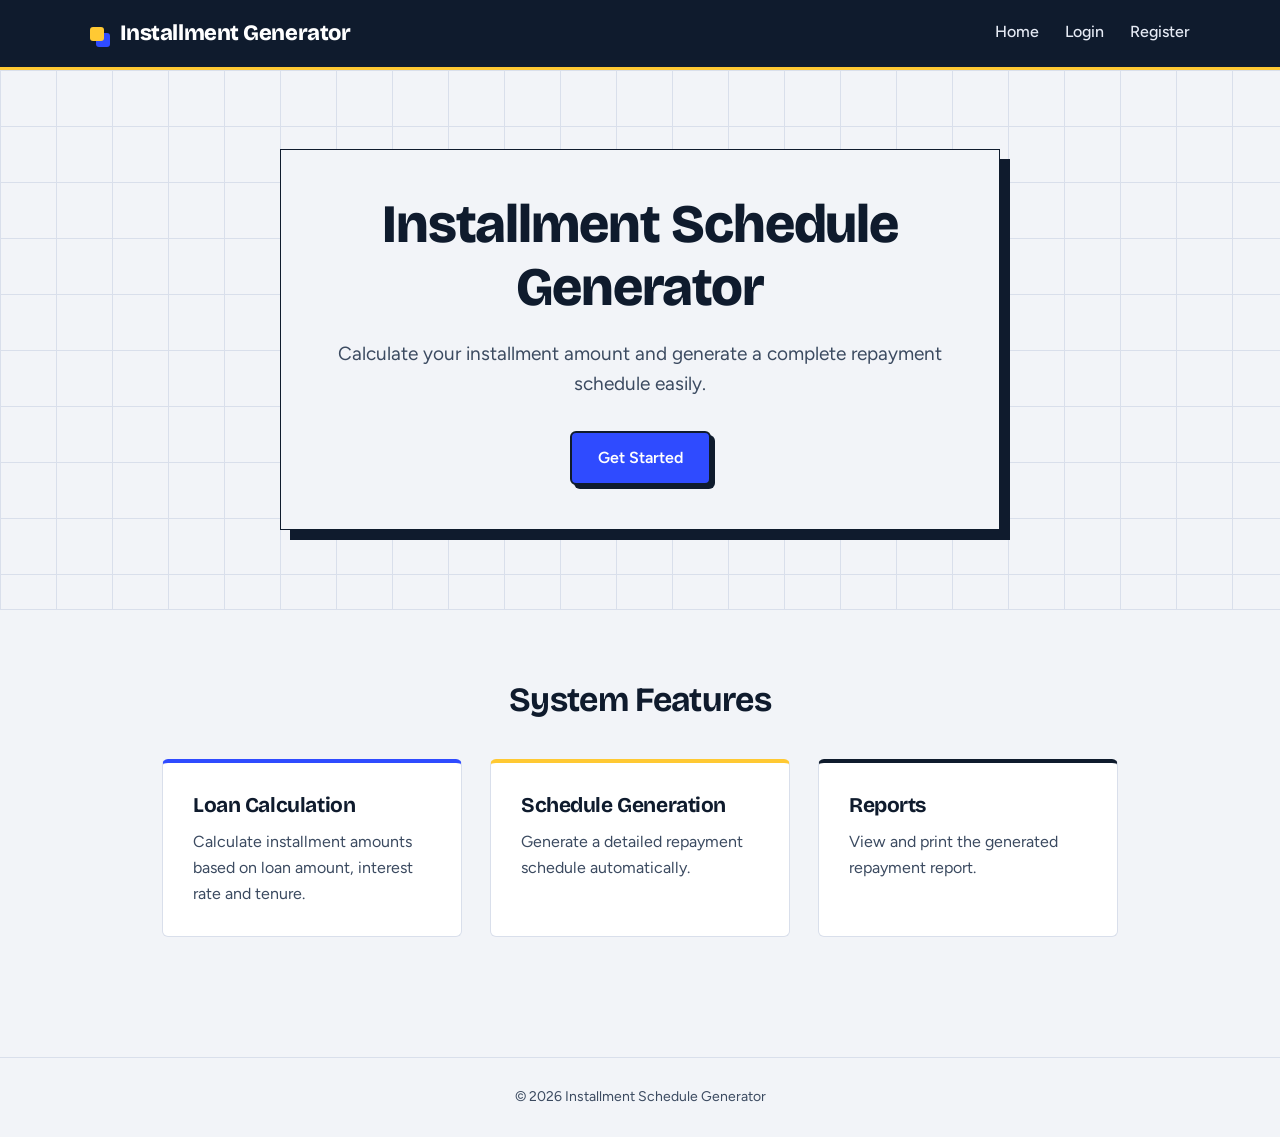
<file: index.html>
<!DOCTYPE html>
<html lang="en">
<head>
    <meta charset="UTF-8">
    <meta name="viewport" content="width=device-width, initial-scale=1.0">
    <title>Installment Schedule Generator</title>
    <link rel="stylesheet" href="css/style.css">
</head>

<body>

<header class="navbar">
    <div class="logo">Installment Generator</div>

    <nav>
        <a href="index.html">Home</a>
        <a href="dashboard.html" data-user-only hidden>Dashboard</a>
        <a href="login.html" data-guest-only>Login</a>
        <a href="register.html" data-guest-only>Register</a>
    </nav>
</header>

<section class="hero">

    <div class="hero-content">

        <h1>Installment Schedule Generator</h1>

        <p>
            Calculate your installment amount and generate
            a complete repayment schedule easily.
        </p>

        <a href="login.html" class="btn">
            Get Started
        </a>

    </div>

</section>

<section class="features">

    <h2>System Features</h2>

    <div class="feature-container">

        <div class="feature-card">
            <h3>Loan Calculation</h3>
            <p>
                Calculate installment amounts based on
                loan amount, interest rate and tenure.
            </p>
        </div>

        <div class="feature-card">
            <h3>Schedule Generation</h3>
            <p>
                Generate a detailed repayment schedule
                automatically.
            </p>
        </div>

        <div class="feature-card">
            <h3>Reports</h3>
            <p>
                View and print the generated repayment report.
            </p>
        </div>

    </div>

</section>

<footer>
    <p>© 2026 Installment Schedule Generator</p>
</footer>

<script src="js/api-config.js"></script>
    <script src="js/main.js"></script>

</body>
</html>
</file>
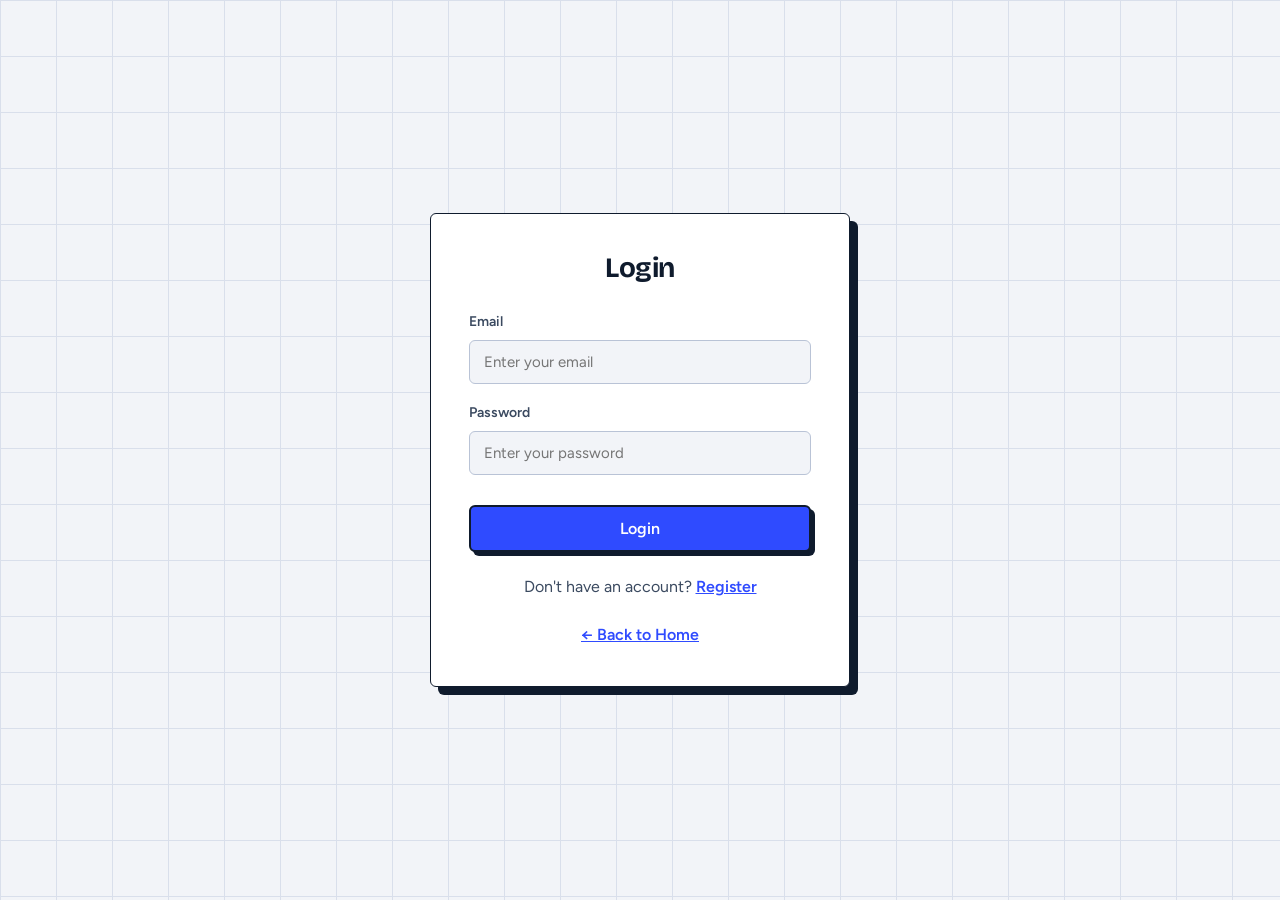
<file: admin.html>
<!DOCTYPE html>
<html lang="en">

<head>
    <meta charset="UTF-8">
    <meta name="viewport" content="width=device-width, initial-scale=1.0">

    <title>Admin Panel</title>

    <link rel="stylesheet" href="css/style.css">
</head>

<body data-protected="true" data-admin="true">

<header class="navbar">

    <div class="logo">
        Installment Generator
    </div>

    <nav>
        <a href="dashboard.html">Dashboard</a>
        <a href="loan.html">New Schedule</a>
        <span class="nav-user" id="userName"></span>
        <a href="#" data-logout>Logout</a>
    </nav>

</header>

<section class="dashboard">

    <h1>Admin Panel</h1>

    <p>Manage users and stored loan records.</p>

    <p id="pageMessage" class="msg" role="alert" hidden></p>

    <div id="stats" class="summary"></div>

    <h2 class="section-title">Users</h2>

    <div class="table-container">
        <table>
            <thead>
                <tr>
                    <th>ID</th>
                    <th>Name</th>
                    <th>Email</th>
                    <th>Role</th>
                    <th>Schedules</th>
                    <th>Joined</th>
                    <th>Actions</th>
                </tr>
            </thead>
            <tbody id="usersBody"></tbody>
        </table>
    </div>

    <h2 class="section-title">All Saved Schedules</h2>

    <p id="loansEmpty" class="empty" hidden>No schedules have been saved yet.</p>

    <div class="table-container">
        <table>
            <thead>
                <tr>
                    <th>ID</th>
                    <th>User</th>
                    <th>Principal</th>
                    <th>Rate</th>
                    <th>Tenure</th>
                    <th>Frequency</th>
                    <th>Installment</th>
                    <th>Actions</th>
                </tr>
            </thead>
            <tbody id="loansBody"></tbody>
        </table>
    </div>

</section>

<script src="js/api-config.js"></script>
    <script src="js/main.js"></script>
<script src="js/admin.js"></script>

</body>
</html>
</file>
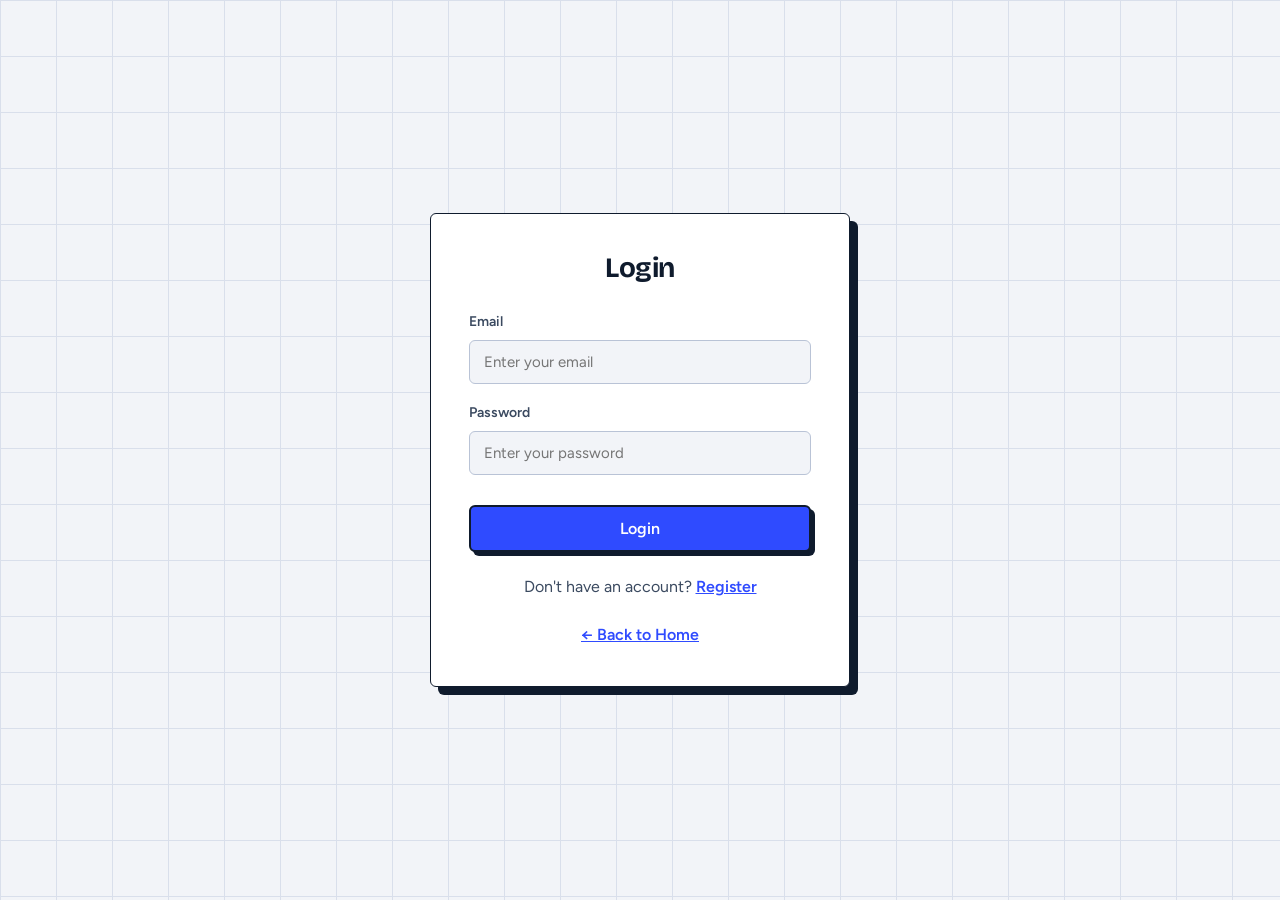
<file: dashboard.html>
<!DOCTYPE html>
<html lang="en">

<head>
    <meta charset="UTF-8">
    <meta name="viewport" content="width=device-width, initial-scale=1.0">

    <title>Dashboard</title>

    <link rel="stylesheet" href="css/style.css">
</head>

<body data-protected="true">

<header class="navbar">

    <div class="logo">
        Installment Generator
    </div>

    <nav>
        <a href="dashboard.html">Dashboard</a>
        <a href="loan.html">New Schedule</a>
        <a href="admin.html" data-admin-only hidden>Admin</a>
        <span class="nav-user" id="userName"></span>
        <a href="#" data-logout>Logout</a>
    </nav>

</header>

<section class="dashboard">

    <h1>Welcome to Dashboard</h1>

    <p>
        Generate and manage your installment schedules.
    </p>

    <div class="dashboard-cards">

        <div class="dashboard-card">

            <h2>Generate Schedule</h2>

            <p>
                Enter loan details and calculate your
                installment schedule.
            </p>

            <a href="loan.html" class="btn">
                Create Schedule
            </a>

        </div>

        <div class="dashboard-card">

            <h2>View Report</h2>

            <p>
                Open, print or download any of your previously generated schedules.
            </p>

            <a href="#saved" class="btn">
                View Saved Schedules
            </a>

        </div>

    </div>

</section>

<section class="dashboard saved" id="saved">

    <h2>Saved Schedules</h2>

    <p id="pageMessage" class="msg" role="alert" hidden></p>

    <p id="savedEmpty" class="empty" hidden>
        You have no saved schedules yet. <a href="loan.html">Create your first one.</a>
    </p>

    <div class="table-container" id="savedTable" hidden>
        <table>
            <thead>
                <tr>
                    <th>ID</th>
                    <th>Created</th>
                    <th>Principal</th>
                    <th>Rate</th>
                    <th>Tenure</th>
                    <th>Frequency</th>
                    <th>Installment</th>
                    <th>Total Interest</th>
                    <th>Actions</th>
                </tr>
            </thead>
            <tbody id="savedBody"></tbody>
        </table>
    </div>

</section>

<script src="js/api-config.js"></script>
    <script src="js/main.js"></script>
<script src="js/dashboard.js"></script>

</body>
</html>
</file>
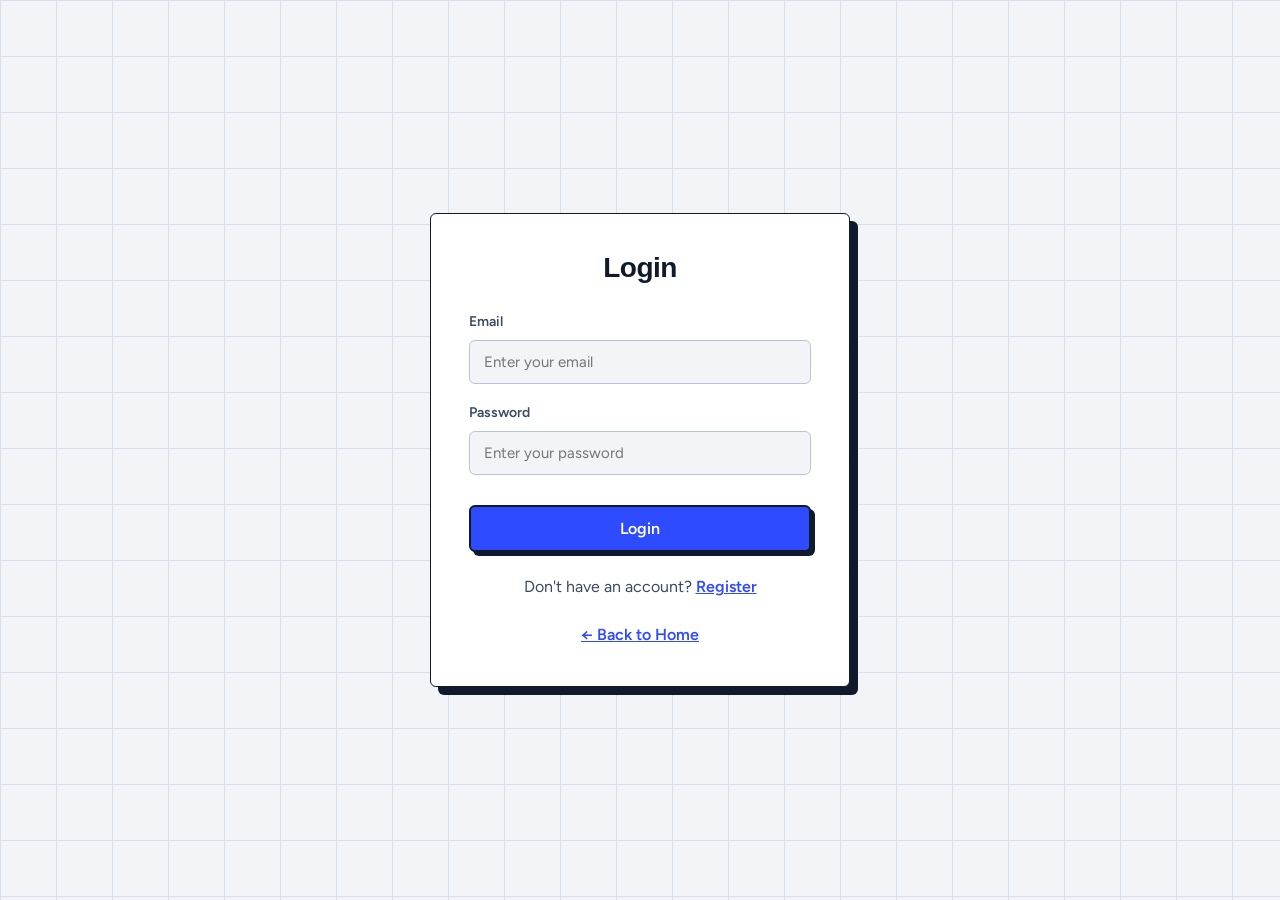
<file: loan.html>
<!DOCTYPE html>
<html lang="en">

<head>

    <meta charset="UTF-8">
    <meta name="viewport" content="width=device-width, initial-scale=1.0">

    <title>Loan Details</title>

    <link rel="stylesheet" href="css/style.css">

</head>

<body data-protected="true">

<header class="navbar">

    <div class="logo">
        Installment Generator
    </div>

    <nav>
        <a href="dashboard.html">Dashboard</a>
        <span class="nav-user" id="userName"></span>
        <a href="#" data-logout>Logout</a>
    </nav>

</header>

<div class="form-container">

    <div class="form-box">

        <h1>Enter Loan Details</h1>

        <p id="loanMessage" class="msg" role="alert" hidden></p>

        <form id="loanForm">

            <label for="principal">
                Principal Amount
            </label>

            <input
                type="number"
                id="principal"
                min="100"
                max="1000000000"
                step="0.01"
                placeholder="Enter loan amount"
                required
            >

            <label for="interest">
                Annual Interest Rate (%)
            </label>

            <input
                type="number"
                id="interest"
                min="0"
                max="100"
                step="0.01"
                placeholder="Enter interest rate"
                required
            >

            <label for="tenure">
                Loan Tenure (Months)
            </label>

            <input
                type="number"
                id="tenure"
                min="1"
                max="600"
                step="1"
                placeholder="Enter tenure"
                required
            >

            <label for="frequency">
                Installment Frequency
            </label>

            <select id="frequency" required>

                <option value="">
                    Select Frequency
                </option>

                <option value="monthly">
                    Monthly
                </option>

                <option value="weekly">
                    Weekly
                </option>

                <option value="quarterly">
                    Quarterly
                </option>

                <option value="yearly">
                    Yearly
                </option>

            </select>

            <small id="frequencyHint" class="hint"></small>

            <label for="startDate">
                Starting Date
            </label>

            <input
                type="date"
                id="startDate"
                required
            >

            <button type="submit" class="btn">
                Generate Schedule
            </button>

        </form>

    </div>

</div>

<footer>
    <p>© 2026 Installment Schedule Generator</p>
</footer>

<script src="js/api-config.js"></script>
    <script src="js/main.js"></script>
<script src="js/loan.js"></script>

</body>
</html>
</file>
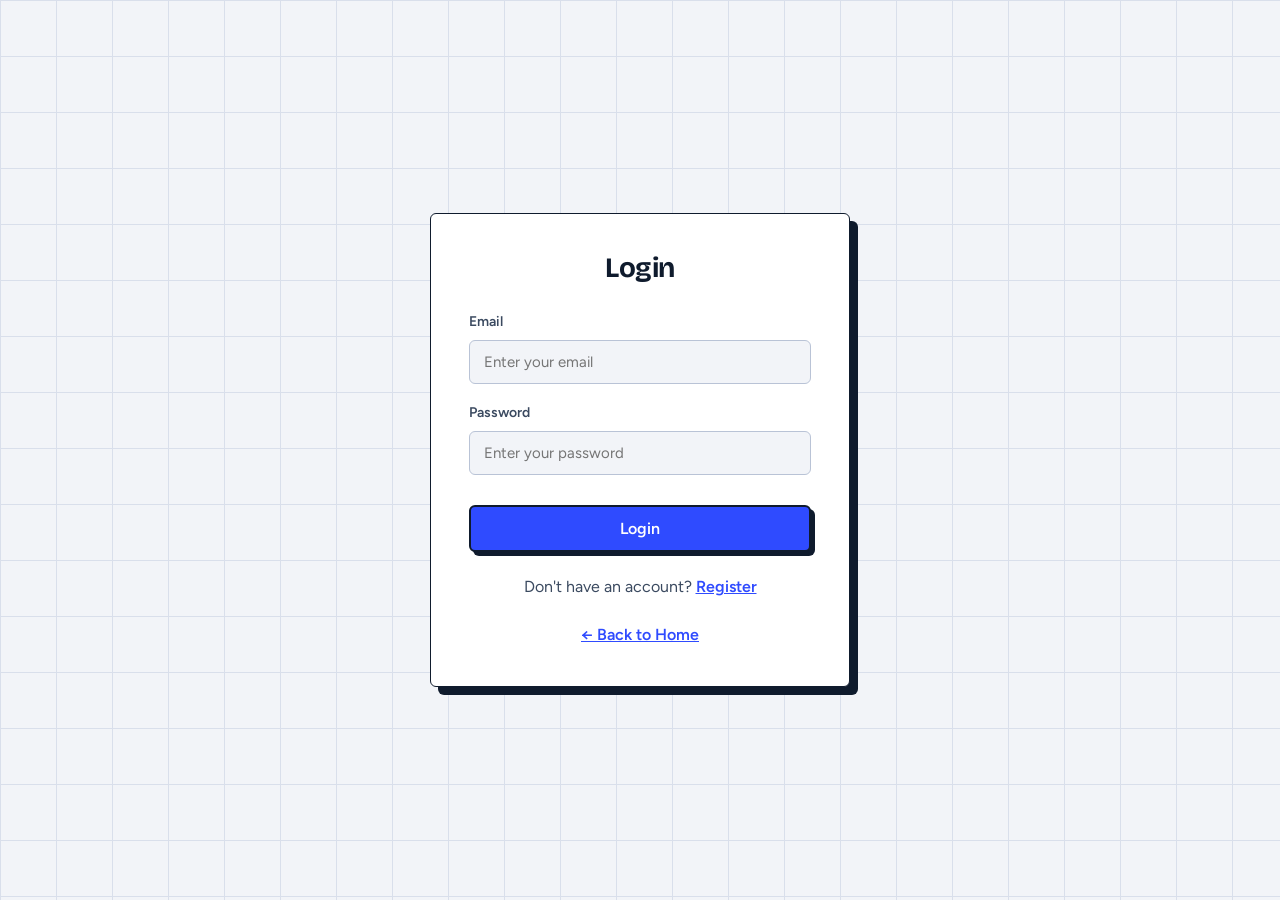
<file: login.html>
<!DOCTYPE html>
<html lang="en">

<head>
    <meta charset="UTF-8">
    <meta name="viewport" content="width=device-width, initial-scale=1.0">

    <title>Login - Installment Schedule Generator</title>

    <link rel="stylesheet" href="css/style.css">
</head>

<body data-guest="true">

    <div class="auth-container">

        <div class="auth-box">

            <h2>Login</h2>

            <p id="loginMessage" class="msg" role="alert" hidden></p>

            <form id="loginForm">

                <label for="loginEmail">
                    Email
                </label>

                <input
                    type="email"
                    id="loginEmail"
                    name="email"
                    placeholder="Enter your email"
                    required
                >

                <label for="loginPassword">
                    Password
                </label>

                <input
                    type="password"
                    id="loginPassword"
                    name="password"
                    placeholder="Enter your password"
                    required
                >

                <button
                    type="submit"
                    class="btn">
                    Login
                </button>

            </form>

            <p>
                Don't have an account?
                <a href="register.html">Register</a>
            </p>

            <p>
                <a href="index.html">
                    ← Back to Home
                </a>
            </p>

        </div>

    </div>


    <!-- JavaScript -->

    <script src="js/api-config.js"></script>
    <script src="js/main.js"></script>
    <script src="js/auth.js"></script>

</body>

</html>
</file>
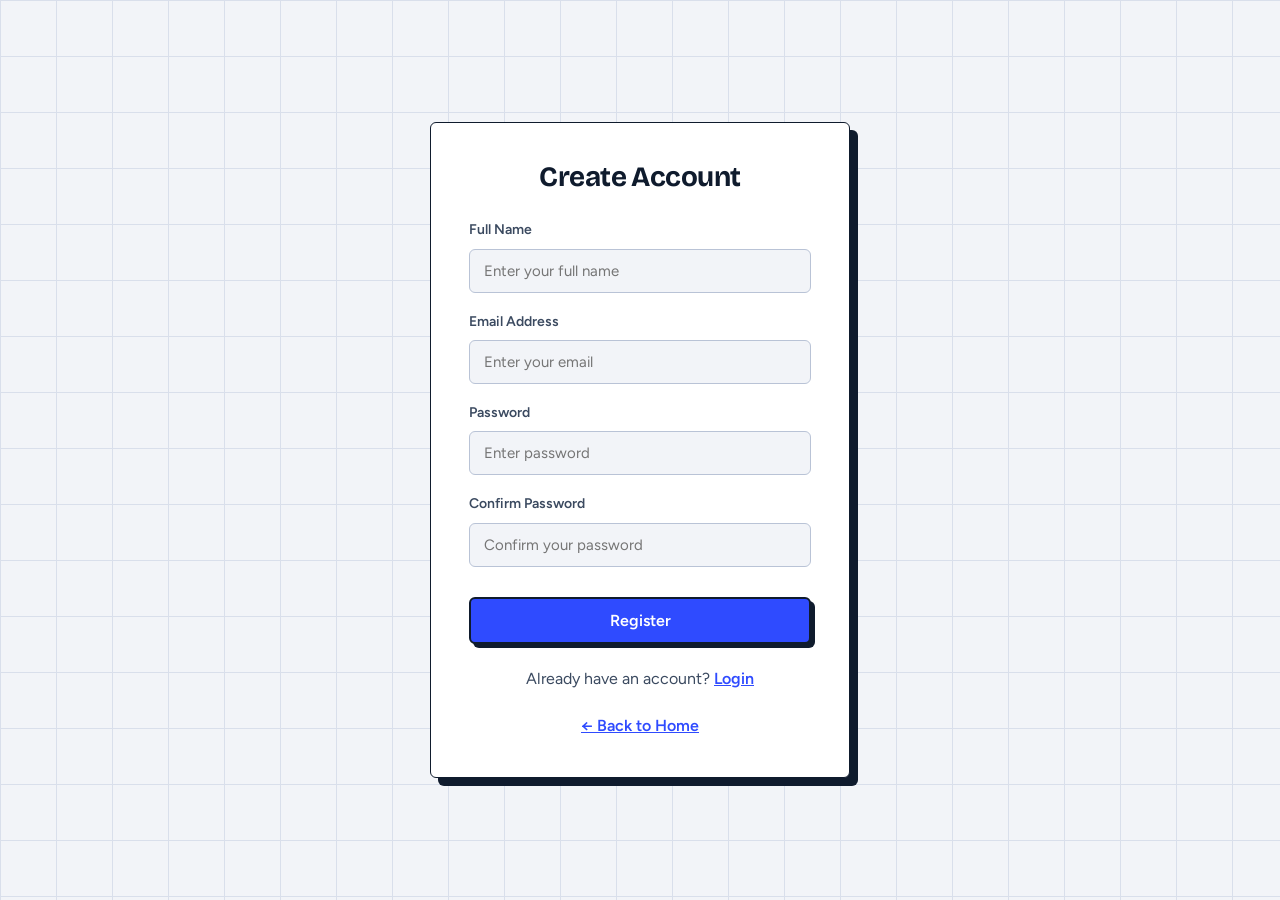
<file: register.html>
<!DOCTYPE html>
<html lang="en">

<head>
    <meta charset="UTF-8">
    <meta name="viewport" content="width=device-width, initial-scale=1.0">

    <title>Register - Installment Schedule Generator</title>

    <link rel="stylesheet" href="css/style.css">
</head>

<body data-guest="true">

    <div class="auth-container">

        <div class="auth-box">

            <h2>Create Account</h2>

            <p id="formMessage" class="msg" role="alert" hidden></p>

            <form id="registerForm">

                <!-- Full Name -->
                <label for="name">
                    Full Name
                </label>

                <input
                    type="text"
                    id="name"
                    name="name"
                    placeholder="Enter your full name"
                    required
                >


                <!-- Email -->
                <label for="email">
                    Email Address
                </label>

                <input
                    type="email"
                    id="email"
                    name="email"
                    placeholder="Enter your email"
                    required
                >


                <!-- Password -->
                <label for="password">
                    Password
                </label>

                <input
                    type="password"
                    id="password"
                    name="password"
                    placeholder="Enter password"
                    minlength="6"
                    required
                >


                <!-- Confirm Password -->
                <label for="confirmPassword">
                    Confirm Password
                </label>

                <input
                    type="password"
                    id="confirmPassword"
                    name="confirmPassword"
                    placeholder="Confirm your password"
                    minlength="6"
                    required
                >


                <!-- Register Button -->
                <button
                    type="submit"
                    class="btn">
                    Register
                </button>

            </form>


            <!-- Login Link -->

            <p>
                Already have an account?
                <a href="login.html">
                    Login
                </a>
            </p>


            <!-- Home Link -->

            <p>
                <a href="index.html">
                    ← Back to Home
                </a>
            </p>

        </div>

    </div>


    <!-- JavaScript -->

    <script src="js/api-config.js"></script>
    <script src="js/main.js"></script>
    <script src="js/auth.js"></script>

</body>

</html>
</file>
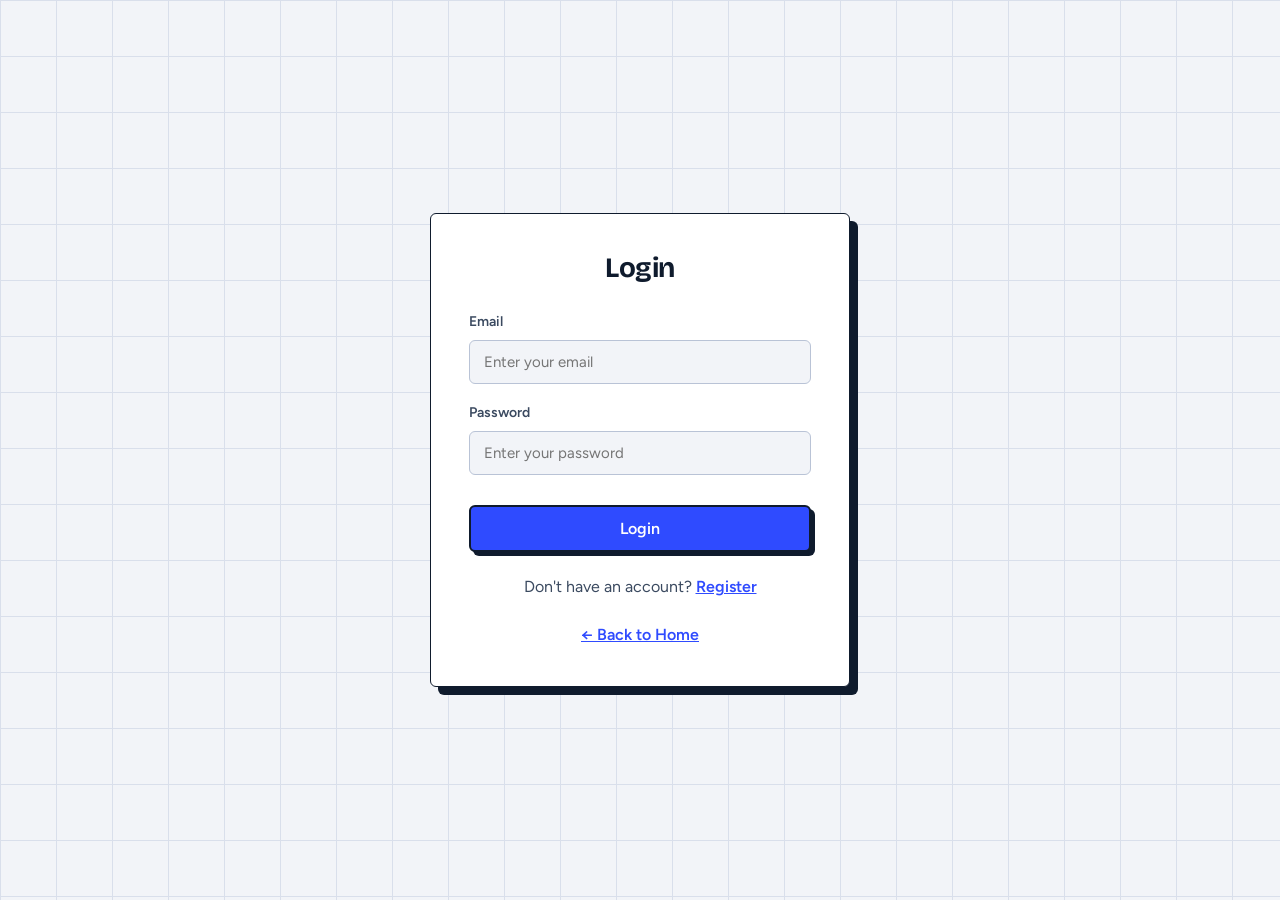
<file: report.html>
<!DOCTYPE html>
<html lang="en">

<head>

    <meta charset="UTF-8">
    <meta name="viewport" content="width=device-width, initial-scale=1.0">

    <title>Repayment Report</title>

    <link rel="stylesheet" href="css/style.css">

</head>

<body data-protected="true">

<div class="report">

    <h1>Installment Repayment Report</h1>

    <p id="pageMessage" class="msg" role="alert" hidden></p>

    <div id="reportDetails"></div>

    <div class="toolbar">
        <button type="button" data-print class="btn">
            Print Report
        </button>
        <button type="button" data-download-csv class="btn">
            Download CSV
        </button>
        <a href="dashboard.html#saved" class="btn">
            Back to Dashboard
        </a>
    </div>

</div>

<script src="js/api-config.js"></script>
    <script src="js/main.js"></script>
<script src="js/schedule.js"></script>

</body>
</html>
</file>
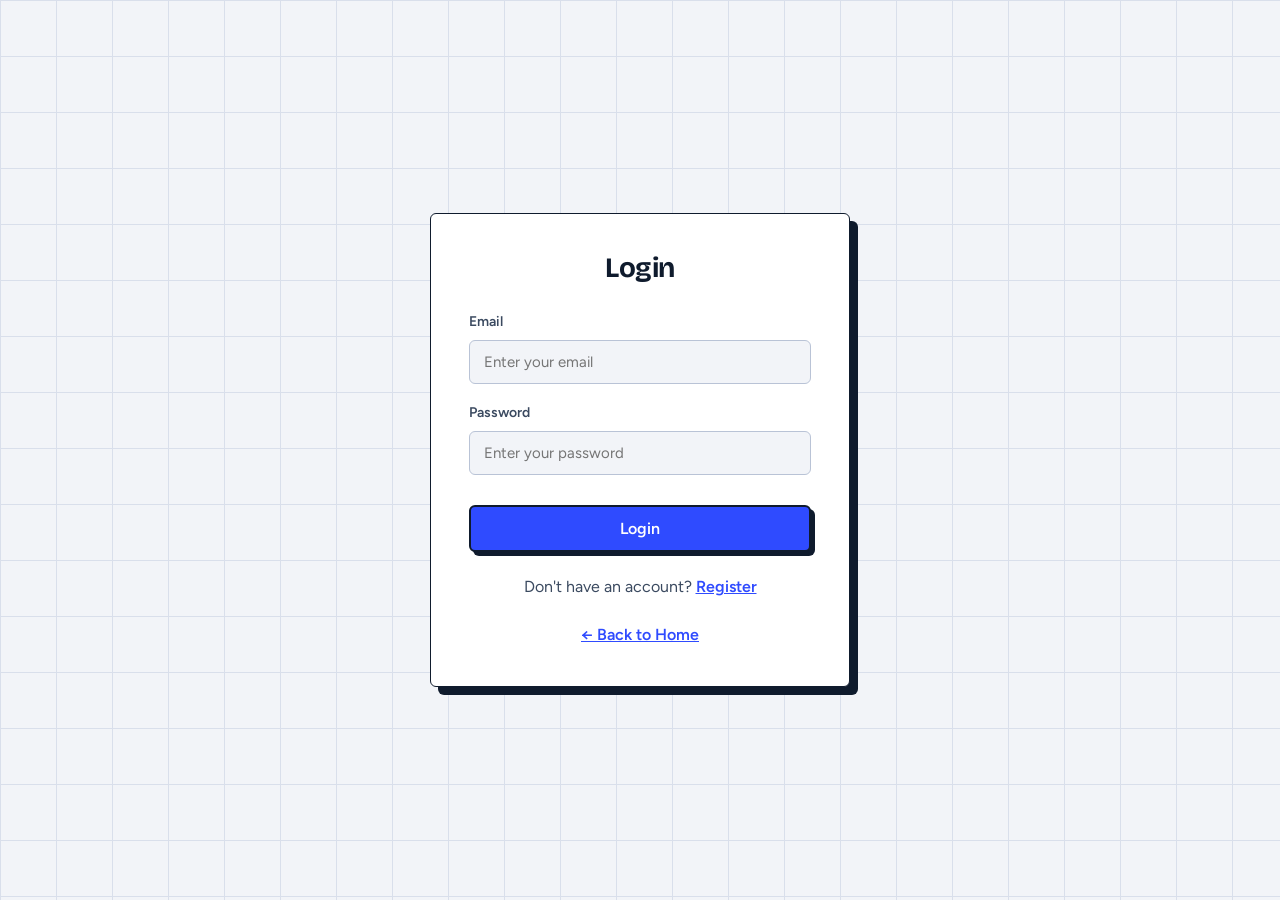
<file: schedule.html>
<!DOCTYPE html>
<html lang="en">

<head>

    <meta charset="UTF-8">
    <meta name="viewport" content="width=device-width, initial-scale=1.0">

    <title>Installment Schedule</title>

    <link rel="stylesheet" href="css/style.css">

</head>

<body data-protected="true">

<header class="navbar">

    <div class="logo">
        Installment Generator
    </div>

    <nav>
        <a href="dashboard.html">Dashboard</a>
        <a href="loan.html">New Schedule</a>
        <span class="nav-user" id="userName"></span>
        <button type="button" data-print class="print-btn">
            Print
        </button>
        <a href="#" data-logout>Logout</a>
    </nav>

</header>

<section class="schedule-container">

    <h1>Installment Schedule</h1>

    <p id="pageMessage" class="msg" role="alert" hidden></p>

    <div class="toolbar">
        <a class="btn-small" href="report.html" data-report-link>Printable Report</a>
        <button type="button" class="btn-small" data-download-csv>Download CSV</button>
        <a class="btn-small" href="dashboard.html#saved">All Saved Schedules</a>
    </div>

    <div id="summary" class="summary"></div>

    <div class="table-container">

        <table>

            <thead>

                <tr>
                    <th>No.</th>
                    <th>Due Date</th>
                    <th>Installment</th>
                    <th>Principal</th>
                    <th>Interest</th>
                    <th>Balance</th>
                </tr>

            </thead>

            <tbody id="scheduleBody">

            </tbody>

            <tfoot id="scheduleFoot"></tfoot>

        </table>

    </div>

</section>

<script src="js/api-config.js"></script>
    <script src="js/main.js"></script>
<script src="js/schedule.js"></script>

</body>
</html>
</file>
<file: css/style.css>
@import url("https://fonts.googleapis.com/css2?family=Bricolage+Grotesque:opsz,wght@12..96,600;12..96,800&family=Figtree:wght@400;500;600&display=swap");

/* ---------- TOKENS ---------- */

:root {
    --ink: #0f1b2d;
    --ink-soft: #3b4a60;
    --paper: #f2f4f8;
    --surface: #ffffff;
    --grid: #d9dfeb;
    --accent: #2f4bff;
    --accent-dark: #2038d6;
    --highlight: #ffc933;
    --radius: 6px;

    --font-display: "Bricolage Grotesque", "Segoe UI", Arial, sans-serif;
    --font-body: "Figtree", "Segoe UI", Arial, sans-serif;
}

* {
    margin: 0;
    padding: 0;
    box-sizing: border-box;
}

html {
    scroll-behavior: smooth;
}

body {
    font-family: var(--font-body);
    font-size: 16px;
    line-height: 1.6;
    background: var(--paper);
    color: var(--ink);
    -webkit-font-smoothing: antialiased;
}

h1, h2, h3 {
    font-family: var(--font-display);
    letter-spacing: -0.02em;
    line-height: 1.15;
}

:focus-visible {
    outline: 3px solid var(--accent);
    outline-offset: 2px;
}

/* ---------- NAVBAR ---------- */

.navbar {
    position: sticky;
    top: 0;
    z-index: 10;
    background: var(--ink);
    color: #fff;
    padding: 16px 7%;
    display: flex;
    justify-content: space-between;
    align-items: center;
    border-bottom: 3px solid var(--highlight);
}

.logo {
    font-family: var(--font-display);
    font-size: 22px;
    font-weight: 800;
    letter-spacing: -0.02em;
    display: flex;
    align-items: center;
    gap: 10px;
}

.logo::before {
    content: "";
    width: 14px;
    height: 14px;
    background: var(--highlight);
    border-radius: 3px;
    box-shadow: 6px 6px 0 var(--accent);
    margin-right: 6px;
}

.navbar nav {
    display: flex;
    align-items: center;
    gap: 26px;
}

.navbar a {
    color: #e6ebf5;
    text-decoration: none;
    font-weight: 500;
    padding-bottom: 2px;
    border-bottom: 2px solid transparent;
    transition: border-color 0.15s, color 0.15s;
}

.navbar a:hover {
    color: #fff;
    border-bottom-color: var(--highlight);
}

/* ---------- HERO ---------- */

.hero {
    min-height: 540px;
    display: flex;
    align-items: center;
    justify-content: center;
    text-align: center;
    padding: 60px 40px;
    background-color: var(--paper);
    background-image:
        linear-gradient(var(--grid) 1px, transparent 1px),
        linear-gradient(90deg, var(--grid) 1px, transparent 1px);
    background-size: 56px 56px;
    border-bottom: 1px solid var(--grid);
}

.hero-content {
    max-width: 720px;
    background: var(--paper);
    padding: 44px 40px;
    border: 1px solid var(--ink);
    box-shadow: 10px 10px 0 var(--ink);
    animation: rise 0.6s ease-out both;
}

.hero h1 {
    font-size: 54px;
    font-weight: 800;
    margin-bottom: 20px;
}

.hero p {
    font-size: 19px;
    color: var(--ink-soft);
    max-width: 52ch;
    margin: 0 auto 32px;
}

@keyframes rise {
    from {
        opacity: 0;
        transform: translateY(16px);
    }
    to {
        opacity: 1;
        transform: none;
    }
}

/* ---------- BUTTON ---------- */

.btn {
    display: inline-block;
    border: 2px solid var(--ink);
    background: var(--accent);
    color: #fff;
    padding: 12px 26px;
    border-radius: var(--radius);
    cursor: pointer;
    text-decoration: none;
    font-family: var(--font-body);
    font-size: 16px;
    font-weight: 600;
    box-shadow: 4px 4px 0 var(--ink);
    transition: transform 0.12s, box-shadow 0.12s, background 0.12s;
}

.btn:hover {
    background: var(--accent-dark);
    transform: translate(-2px, -2px);
    box-shadow: 6px 6px 0 var(--ink);
}

.btn:active {
    transform: translate(2px, 2px);
    box-shadow: 1px 1px 0 var(--ink);
}

/* ---------- FEATURES ---------- */

.features {
    padding: 70px 7%;
    text-align: center;
}

.features h2 {
    font-size: 34px;
    margin-bottom: 40px;
}

.feature-container {
    display: flex;
    justify-content: center;
    gap: 28px;
    flex-wrap: wrap;
}

.feature-card {
    background: var(--surface);
    width: 300px;
    padding: 30px;
    text-align: left;
    border: 1px solid var(--grid);
    border-top: 4px solid var(--accent);
    border-radius: var(--radius);
}

.feature-card:nth-child(2) {
    border-top-color: var(--highlight);
}

.feature-card:nth-child(3) {
    border-top-color: var(--ink);
}

.feature-card h3 {
    font-size: 21px;
    margin-bottom: 12px;
}

.feature-card p {
    color: var(--ink-soft);
}

/* ---------- AUTH ---------- */

.auth-container {
    min-height: 100vh;
    display: flex;
    justify-content: center;
    align-items: center;
    padding: 24px;
    background-color: var(--paper);
    background-image:
        linear-gradient(var(--grid) 1px, transparent 1px),
        linear-gradient(90deg, var(--grid) 1px, transparent 1px);
    background-size: 56px 56px;
}

.auth-box {
    background: var(--surface);
    width: 100%;
    max-width: 420px;
    padding: 38px;
    border: 1px solid var(--ink);
    border-radius: var(--radius);
    box-shadow: 8px 8px 0 var(--ink);
}

.auth-box h2 {
    font-size: 28px;
    text-align: center;
    margin-bottom: 26px;
}

.auth-box p {
    text-align: center;
    margin-top: 22px;
    color: var(--ink-soft);
}

.auth-box a {
    color: var(--accent);
    font-weight: 600;
}

/* ---------- FORMS ---------- */

.form-container {
    display: flex;
    justify-content: center;
    padding: 60px 20px;
}

.form-box {
    background: var(--surface);
    width: 600px;
    max-width: 100%;
    padding: 40px;
    border: 1px solid var(--grid);
    border-left: 6px solid var(--accent);
    border-radius: var(--radius);
}

.form-box h1 {
    font-size: 32px;
    margin-bottom: 28px;
    text-align: center;
}

label {
    display: block;
    margin-top: 18px;
    margin-bottom: 7px;
    font-size: 14px;
    font-weight: 600;
    color: var(--ink-soft);
}

input,
select,
textarea {
    width: 100%;
    padding: 12px 14px;
    background: var(--paper);
    border: 1px solid #b9c3d6;
    border-radius: var(--radius);
    font-family: var(--font-body);
    font-size: 15px;
    color: var(--ink);
    transition: border-color 0.15s, background 0.15s, box-shadow 0.15s;
}

input:focus,
select:focus,
textarea:focus {
    outline: none;
    background: #fff;
    border-color: var(--accent);
    box-shadow: 0 0 0 3px rgba(47, 75, 255, 0.2);
}

form .btn {
    margin-top: 30px;
    width: 100%;
}

/* ---------- DASHBOARD ---------- */

.dashboard {
    padding: 60px 7%;
}

.dashboard h1 {
    font-size: 38px;
    margin-bottom: 10px;
}

.dashboard > p {
    color: var(--ink-soft);
}

.dashboard-cards {
    display: flex;
    gap: 28px;
    margin-top: 40px;
    flex-wrap: wrap;
}

.dashboard-card {
    background: var(--surface);
    padding: 30px;
    width: 350px;
    border: 1px solid var(--ink);
    border-radius: var(--radius);
    box-shadow: 6px 6px 0 var(--grid);
}

.dashboard-card:first-child {
    background: var(--ink);
    color: #fff;
    box-shadow: 6px 6px 0 var(--highlight);
}

.dashboard-card h2 {
    font-size: 24px;
    margin-bottom: 14px;
}

.dashboard-card p {
    margin-bottom: 26px;
    color: inherit;
    opacity: 0.8;
}

.dashboard-card:first-child .btn {
    border-color: #fff;
    box-shadow: 4px 4px 0 var(--highlight);
}

/* ---------- SCHEDULE ---------- */

.schedule-container {
    padding: 50px 5%;
}

.schedule-container h1 {
    font-size: 36px;
    margin-bottom: 26px;
}

.summary {
    background: var(--surface);
    padding: 20px 24px;
    border: 1px solid var(--grid);
    border-left: 6px solid var(--highlight);
    border-radius: var(--radius);
    margin-bottom: 28px;
}

.table-container {
    overflow-x: auto;
    border: 1px solid var(--ink);
    border-radius: var(--radius);
    background: var(--surface);
}

table {
    width: 100%;
    border-collapse: collapse;
    background: var(--surface);
    font-variant-numeric: tabular-nums;
}

th,
td {
    border: 1px solid var(--grid);
    padding: 13px 14px;
    text-align: center;
}

th {
    background: var(--ink);
    color: #fff;
    font-family: var(--font-display);
    font-weight: 600;
    border-color: #26364e;
    white-space: nowrap;
}

td:first-child {
    font-weight: 600;
    background: #e8ecf5;
}

tr:nth-child(even) td {
    background: #f7f9fc;
}

tr:nth-child(even) td:first-child {
    background: #e8ecf5;
}

tbody tr:hover td {
    background: #fff4cc;
}

/* ---------- PRINT / REPORT ---------- */

.print-btn {
    background: var(--highlight);
    color: var(--ink);
    border: 2px solid var(--ink);
    padding: 7px 16px;
    border-radius: var(--radius);
    font-family: var(--font-body);
    font-weight: 600;
    cursor: pointer;
    transition: transform 0.12s;
}

.print-btn:hover {
    transform: translateY(-1px);
}

.report {
    max-width: 900px;
    margin: 50px auto;
    padding: 40px;
    background: var(--surface);
    border: 1px solid var(--grid);
    border-top: 6px solid var(--ink);
    border-radius: var(--radius);
}

/* ---------- FOOTER ---------- */

footer {
    text-align: center;
    padding: 28px;
    margin-top: 50px;
    font-size: 14px;
    color: var(--ink-soft);
    border-top: 1px solid var(--grid);
}

/* ---------- MOBILE ---------- */

@media (max-width: 768px) {

    .navbar {
        position: static;
        flex-direction: column;
        gap: 14px;
    }

    .navbar nav {
        flex-wrap: wrap;
        justify-content: center;
        gap: 18px;
    }

    .hero {
        min-height: 0;
        padding: 40px 18px;
    }

    .hero-content {
        padding: 30px 22px;
        box-shadow: 6px 6px 0 var(--ink);
    }

    .hero h1 {
        font-size: 36px;
    }

    .form-box,
    .report {
        padding: 26px 20px;
    }

    .dashboard-card {
        width: 100%;
    }

    .dashboard h1,
    .schedule-container h1 {
        font-size: 30px;
    }
}

@media (prefers-reduced-motion: reduce) {

    html {
        scroll-behavior: auto;
    }

    .hero-content {
        animation: none;
    }

    .btn,
    .print-btn {
        transition: none;
    }
}

@media print {

    .navbar,
    .print-btn,
    .btn {
        display: none;
    }

    body {
        background: white;
        color: #000;
    }

    .schedule-container {
        padding: 0;
    }

    .table-container,
    .report,
    .summary {
        border-color: #999;
        box-shadow: none;
    }

    th {
        background: #222;
        color: #fff;
        -webkit-print-color-adjust: exact;
        print-color-adjust: exact;
    }

    td:first-child {
        -webkit-print-color-adjust: exact;
        print-color-adjust: exact;
    }

    tbody tr:hover td {
        background: inherit;
    }
}

/* ---------- MESSAGES ---------- */

.msg {
    padding: 12px 16px;
    border-radius: var(--radius);
    border: 1px solid;
    margin-bottom: 18px;
    font-weight: 500;
    text-align: left;
}

.msg[hidden] {
    display: none;
}

.auth-box p.msg {
    margin-top: 0;
    text-align: left;
}

.msg-error {
    background: #fdecec;
    border-color: #e0a3a3;
    color: #8a1c1c;
}

.msg-success {
    background: #e8f7ee;
    border-color: #8fcfa6;
    color: #14602f;
}

.msg-info {
    background: #eaf0ff;
    border-color: #a9bbf5;
    color: var(--accent-dark);
}

.hint {
    display: block;
    margin-top: 6px;
    color: var(--ink-soft);
    min-height: 1.2em;
}

/* ---------- NAV USER / SMALL BUTTONS ---------- */

.nav-user {
    color: var(--highlight);
    font-weight: 600;
}

.nav-user:empty {
    display: none;
}

[hidden] {
    display: none !important;
}

.btn-small {
    display: inline-block;
    padding: 6px 12px;
    border: 2px solid var(--ink);
    border-radius: var(--radius);
    background: var(--surface);
    color: var(--ink);
    font-family: var(--font-body);
    font-size: 14px;
    font-weight: 600;
    text-decoration: none;
    cursor: pointer;
    transition: background 0.12s;
}

.btn-small:hover {
    background: var(--highlight);
}

.btn-danger {
    border-color: #a62626;
    color: #a62626;
}

.btn-danger:hover {
    background: #a62626;
    color: #fff;
}

.actions {
    white-space: nowrap;
}

.actions > * + * {
    margin-left: 6px;
}

.toolbar {
    display: flex;
    flex-wrap: wrap;
    gap: 12px;
    margin-bottom: 24px;
}

.report .toolbar {
    margin-top: 28px;
    margin-bottom: 0;
}

.report .toolbar .btn {
    width: auto;
}

.empty {
    padding: 22px;
    background: var(--surface);
    border: 1px dashed var(--grid);
    border-radius: var(--radius);
    color: var(--ink-soft);
}

.empty a,
.msg a {
    color: var(--accent);
    font-weight: 600;
}

.badge {
    display: inline-block;
    padding: 2px 10px;
    background: var(--highlight);
    border-radius: 99px;
    font-size: 13px;
    font-weight: 600;
}

.saved {
    padding-top: 0;
}

.saved h2,
.section-title {
    font-size: 26px;
    margin: 36px 0 18px;
}

.dashboard .summary {
    margin-top: 24px;
}

.dashboard small {
    color: var(--ink-soft);
}

td select {
    width: auto;
    padding: 6px 10px;
}

.summary p + p {
    margin-top: 4px;
}

tfoot th {
    border-color: #26364e;
}

.report-meta,
.report-note {
    color: var(--ink-soft);
    font-size: 14px;
}

.report h1 {
    margin-bottom: 6px;
}

.report .summary {
    margin: 20px 0;
}

.report-note {
    margin-top: 18px;
}

@media print {

    .toolbar,
    .nav-user {
        display: none !important;
    }

    tfoot th {
        -webkit-print-color-adjust: exact;
        print-color-adjust: exact;
    }

    .actions {
        display: none;
    }
}
</file>
